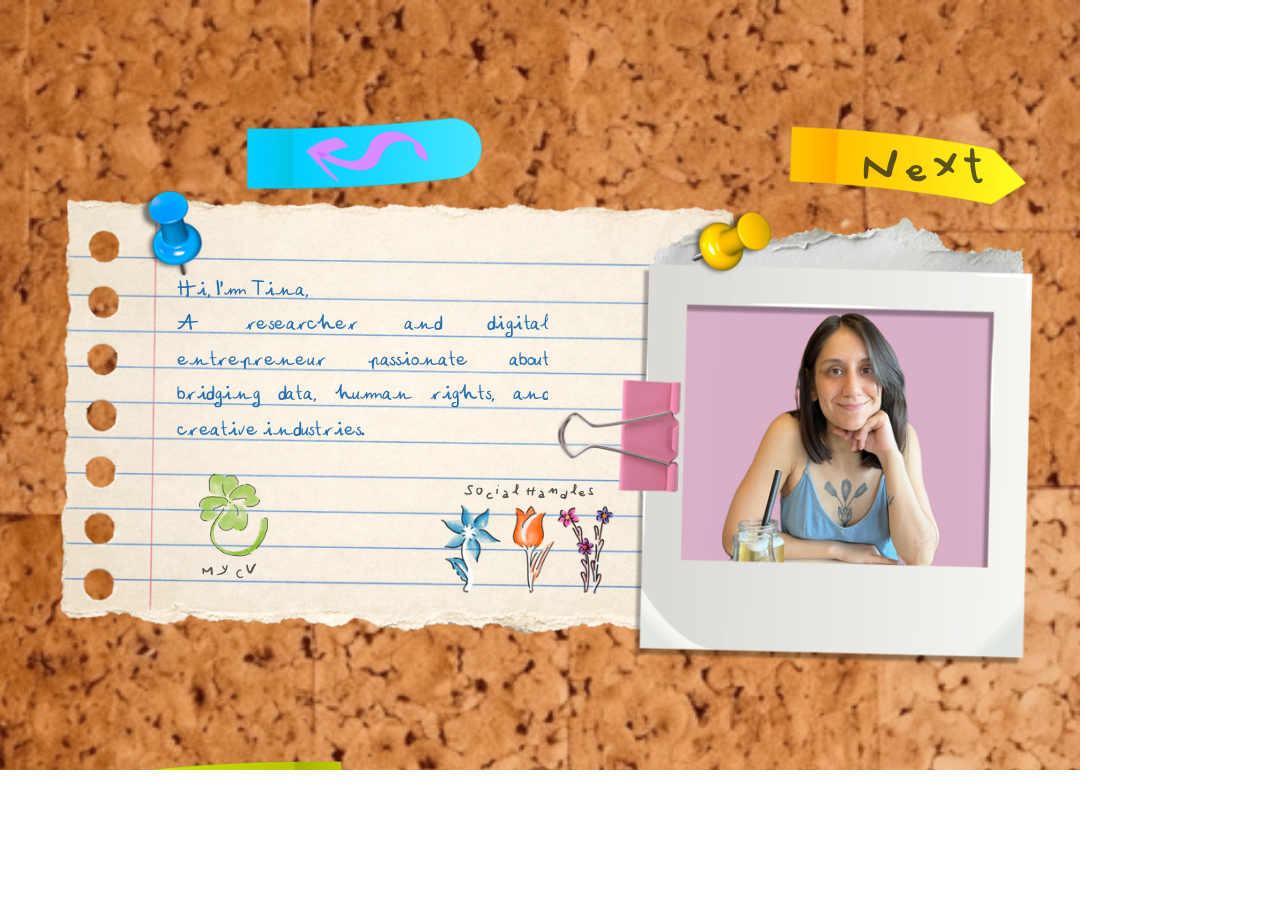
<file: index.html>
<!DOCTYPE html>
<html lang="en">
<head>
<meta charset="UTF-8">
<meta name="viewport" content="width=device-width, initial-scale=1.0">
<title>Corkboard navigation test</title>
<link rel="preload" href="fonts/BoldMoldHandwriting-Regular.ttf" as="font" type="font/ttf" crossorigin>
<link rel="preload" href="fonts/Handwriting2-Regular.ttf" as="font" type="font/ttf" crossorigin>
<link rel="preload" href="fonts/Handwriting2_extra-Regular.ttf" as="font" type="font/ttf" crossorigin>
<style>
  @font-face {
    font-family: 'BoldMoldHandwriting';
    src: url('fonts/BoldMoldHandwriting-Regular.ttf') format('truetype');
    font-weight: normal;
    font-style: normal;
    font-display: block;
  }

  @font-face {
    font-family: 'Handwriting2';
    src: url('fonts/Handwriting2-Regular.ttf') format('truetype');
    font-weight: normal;
    font-style: normal;
    font-display: block;
  }

  @font-face {
    font-family: 'Handwriting2Extra';
    src: url('fonts/Handwriting2_extra-Regular.ttf') format('truetype');
    font-weight: normal;
    font-style: normal;
    font-display: swap;
  }

  html, body {
    margin: 0;
    padding: 0;
    height: 100%;
    overflow: auto;
  }
a, .arrow-hit, .roll-hit, .paper-hit, .social-hit {
  -webkit-tap-highlight-color: transparent;
  outline: none;
}
  .viewport {
    width: 1080px;
    height: 770px;
    overflow: hidden;
    position: relative;
  }

  .board {
    width: 100%;
    height: 100%;
    background-image: url('images/corkboard.png');
    background-size: cover;
    background-position: center;
    background-repeat: no-repeat;
    position: relative;
    transform: scale(2);
    transform-origin: 0% 0%;
    transition: transform 0.5s cubic-bezier(0.34, 1.56, 0.64, 1);
  }

  .quad {
    position: absolute;
    width: 50%;
    height: 50%;
  }
  .quad[data-quad="1"] { top: 0;   left: 0; }
  .quad[data-quad="2"] { top: 0;   left: 50%; }
  .quad[data-quad="3"] { top: 50%; left: 50%; }
  .quad[data-quad="4"] { top: 50%; left: 0; }

  :root { --bottom-row-lift: 8%; }
  .quad[data-quad="3"], .quad[data-quad="4"] {
    top: calc(50% - var(--bottom-row-lift));
  }

  .quad img {
    position: absolute;
    inset: 0;
    width: 100%;
    height: 100%;
    object-fit: contain;
    pointer-events: none;
    transform: scale(0.92);
    transform-origin: center center;
  }

  .arrow-hit {
    position: absolute;
    cursor: pointer;
  }

  .arrow-hit .arrow-label {
    position: absolute;
    display: flex;
    align-items: center;
    justify-content: center;
    font-family: 'BoldMoldHandwriting', sans-serif;
    font-size: 35px;
    color: rgba(34, 34, 34, 0.75);
    pointer-events: none;
    user-select: none;
    text-align: center;
  }

  .arrow-hit .arrow-label.is-hidden-label {
    opacity: 0;
  }

  .photo-unit {
    position: absolute;
    inset: 0;
    pointer-events: none;
    transform-origin: 50% 8%;
  }
  .photo-unit img {
    pointer-events: none;
  }
  .photo-unit.is-swinging {
    animation: photo-swing 0.6s ease-in-out;
  }
  .photo-unit.has-fallen {
    animation: photo-fall 0.7s cubic-bezier(0.55, 0, 0.85, 0.4) forwards;
    pointer-events: none;
  }

  .paper-hit {
    position: absolute;
    pointer-events: auto;
    cursor: pointer;
  }
  .photo-unit.has-fallen .paper-hit {
    pointer-events: none;
  }
  #slide1PhotoUnit .paper-hit {
    left: 61.20%; top: 17.43%; width: 36.00%; height: 72.54%;
  }
  #slide3PaperUnit .paper-hit {
    left: 15.87%; top: 19.48%; width: 30.84%; height: 62.77%;
  }
  @keyframes photo-swing {
    0%   { transform: rotate(0deg); }
    25%  { transform: rotate(6deg); }
    50%  { transform: rotate(-5deg); }
    75%  { transform: rotate(3deg); }
    100% { transform: rotate(0deg); }
  }
  .fall-unit {
    position: absolute;
    inset: 0;
    pointer-events: none;
    transform-origin: 50% 8%;
  }
  .fall-unit.has-fallen {
    animation: photo-fall 0.7s cubic-bezier(0.55, 0, 0.85, 0.4) forwards;
  }
  @keyframes photo-fall {
    0%   { transform: translateY(0) rotate(0deg); opacity: 1; }
    100% { transform: translateY(140%) rotate(35deg); opacity: 0; }
  }

  .roll-unit {
    position: absolute;
    inset: 0;
    cursor: pointer;
    pointer-events: none;
    transform-origin: 50% 22%;
    transform: scaleY(1) skewX(0deg);
    transition: transform 0.5s cubic-bezier(0.65, 0, 0.35, 1);
  }
  .roll-unit img {
    pointer-events: none;
  }
  .roll-unit.is-peeled {
    transform: scaleY(0.18) skewX(-6deg);
  }
  .roll-unit.is-peeled {
    z-index: 10;
  }

  .roll-unit .roll-hit {
    position: absolute;
    left: 52%;
    top: 25%;
    width: 38%;
    height: 71%;
    pointer-events: auto;
  }

  .roll-unit .roll-hit.is-locked {
    pointer-events: none;
  }

  #slide3Yellow .roll-hit {
    left: 16%;
    top: 30%;
    width: 34%;
    height: 50%;
  }

  .sticky-label {
    position: absolute;
    display: flex;
    align-items: center;
    justify-content: center;
    text-align: center;
    pointer-events: none;
  }
  .sticky-label-text {
    display: inline-block;
    font-family: 'Handwriting2', 'Handwriting2Extra', cursive, sans-serif;
    font-size: 22px;
    letter-spacing: -3px;
    word-spacing: 4px;
    color: rgba(34, 34, 34, 0.75);
    opacity: 0.8;
    pointer-events: auto;
    cursor: pointer;
    text-decoration: none;
    user-select: none;
    line-height: 1.15;
    position: relative;
    z-index: 20;
  }

  .intro-text {
    position: absolute;
    left: 16.29919%; top: 35.8%; width: 34.532697%; height: 28%;
    font-family: 'Handwriting2', 'Handwriting2Extra', cursive, sans-serif;
    font-size: 13px;
    line-height: 1.35;
    letter-spacing: -1.1px;
    word-spacing: 1px;
    color: rgba(0, 91, 172, 0.85);
    text-align: justify;
    pointer-events: auto;
    user-select: none;
    overflow: hidden;
  }

  .arrow-hit[data-side="left"]  { top: 70%; left: 8%;  width: 18%; height: 14%; }
  .arrow-hit[data-side="right"] { top: 70%; right: 8%; width: 18%; height: 14%; }

  .quad[data-quad="1"] .arrow-hit[data-side="left"] {
    left: 23%; top: 14%; width: 21%; height: 9%;
  }
  .quad[data-quad="1"] .arrow-hit[data-side="right"] {
    left: 74%; top: 15%; width: 23%; height: 13%; right: auto;
  }
  .quad[data-quad="2"] .arrow-hit[data-side="left"] {
    left: 10%; top: 16%; width: 22%; height: 11%;
  }
  .quad[data-quad="2"] .arrow-hit[data-side="right"] {
    left: 82%; top: 53%; width: 6%; height: 40%; right: auto;
  }
  .quad[data-quad="3"] .arrow-hit[data-side="right"] {
    left: 60%; top: 14%; width: 22%; height: 13%; right: auto;
  }
  .quad[data-quad="3"] .arrow-hit[data-side="left"] {
    left: 8%; top: 14%; width: 24%; height: 11%;
  }
  .quad[data-quad="4"] .arrow-hit[data-side="left"] {
    left: 10%; top: 13%; width: 24%; height: 13%;
  }
  .quad[data-quad="4"] .arrow-hit[data-side="right"] {
    left: 67%; top: 13%; width: 24%; height: 12%; right: auto;
  }

  .quad[data-quad="2"] .arrow-hit[data-side="right"] .arrow-label {
    writing-mode: vertical-rl;
    transform: rotate(180deg);
  }

  /* Social link icons (slide 1): LinkedIn, Substack, Instagram, CV */
  .social-hit {
    position: absolute;
    display: block;
    cursor: pointer;
    z-index: 15;
  }

  #slide1PhotoUnit img,
  img[src*="slide1-binder"] {
    transform: scale(1.0) translateX(-4%);
  }

  /* Labels for social handles row and CV link */
  .social-caption {
    position: absolute;
    display: flex;
    align-items: center;
    justify-content: center;
    text-align: center;
    font-family: 'BoldMoldHandwriting', sans-serif;
    color: rgba(34, 34, 34, 0.75);
    pointer-events: none;
    user-select: none;
    z-index: 16;
  }

  #socialHandlesLabel {
    left: 38%;
    top: 60%;
    width: 22%;
    height: 8%;
    font-size: 12px;
  }

  #cvCaptionLabel {
    left: 14%;
    top: 70.9%;
    width: 14.5%;
    height: 7%;
    font-size: 12px;
  }

</style>
</head>
<body>

<div class="viewport">
  <div class="board" id="board">
    <div class="quad" data-quad="1">
      <img src="images/slide1-torn-paper-notebook.png" alt="">
 
      <div class="intro-text" id="introText">
        Hi, I'm Tina,<br>
        A researcher and digital entrepreneur passionate about bridging data, human rights, and creative industries.
        <div class="intro-move-handle" contenteditable="false"></div>
        <div class="intro-resize-handle" contenteditable="false"></div>
      </div>
      <img src="images/slide1-pin-blue.png" alt="">
      <img src="animations/slide1-anim1.png" alt="">
      <div class="photo-unit" id="slide1PhotoUnit">
        <img src="images/slide1-photo.png" alt="">
        <img src="images/slide1-torn-paper-photo.png" alt="">
        <img src="images/slide1-binder.png" alt="">
        <div class="paper-hit"></div>
      </div>
      <img src="images/slide1-pin-yellow.png" alt="">
      <img src="images/slide1-sticky-arrow-left.png" alt="">
      <img src="images/slide1-sticky-arrow-right.png" alt="">
      <div class="arrow-hit" data-side="left"><span class="arrow-label is-hidden-label" data-label="Quad1 Board" style="left:10%; top:15%; width:80%; height:70%;">Board</span></div>
      <div class="arrow-hit" data-side="right"><span class="arrow-label" data-label="Quad1 Next" style="left:10%; top:15%; width:80%; height:70%;">Next</span></div>

      <span class="social-caption" id="socialHandlesLabel">Social Handles</span>

      <img src="images/slide1-li-logo.png" alt="LinkedIn">
      <a class="social-hit" href="https://www.linkedin.com/in/valentina-melgar-berm%C3%BAdez?originalSubdomain=br" target="_blank" rel="noopener noreferrer" aria-label="LinkedIn" style="left:40.00%; top:61.18%; width:6.05%; height:15.91%;"></a>

      <img src="images/slide1-sub-logo.png" alt="Substack">
      <a class="social-hit" href="https://tinahmb.substack.com/" target="_blank" rel="noopener noreferrer" aria-label="Substack" style="left:47.20%; top:61.50%; width:4.27%; height:15.75%;"></a>

      <img src="images/slide1-ig-logo.png" alt="Instagram">
      <a class="social-hit" href="https://www.instagram.com/tinah.mb/" target="_blank" rel="noopener noreferrer" aria-label="Instagram" style="left:51.73%; top:61.50%; width:5.69%; height:15.91%;"></a>

      <img src="images/slide1-cv.png" alt="CV" style="position:absolute; left:15.69%; top:59.89%; width:11.02%; height:13.79%;">
      <a class="social-hit" href="https://drive.google.com/file/d/1kN-NmuKgEeXKem0xaboX-9_8GEhvymzv/view?pli=1" target="_blank" rel="noopener noreferrer" aria-label="CV" style="left:15.69%; top:59.89%; width:11.02%; height:13.79%;"></a>
      <span class="social-caption" id="cvCaptionLabel">My CV</span>
    </div>
    <div class="quad" data-quad="2">
      <img src="animations/slide2-anim2.png" alt="">
      <img src="images/slide2-tape.png" alt="">
      <img src="images/slide2-sticky-arrow-right.png" alt="">
      <img src="images/slide2-sticky-blue.png" alt="">
      <span class="sticky-label" data-label="Brazilian Citizen Labs" style="left:13.888889%; top:22.527705%; width:36%; height:60%;"><a class="sticky-label-text" href="projects/brazilian-citizen-labs.html">Brazilian Citizen Labs</a></span>
      <div class="arrow-hit" data-side="right"><span class="arrow-label" data-label="Quad2 Next" style="left:10%; top:15%; width:80%; height:70%;">Next</span></div>
      <div class="roll-unit" id="slide2PinkBack">
        <img src="images/slide2-sticky-pink-back.png" alt="">
        <div class="roll-hit"></div>
        <span class="sticky-label" data-label="Livro Povos Originarios" style="left:52.37037%; top:16.952507%; width:38%; height:71%;"><a class="sticky-label-text" href="projects/livro-povos-originarios.html" style="font-size: 18px; letter-spacing: -2px;">Livro:<br>Povos originários<br>do Brasil</a></span>
      </div>
<div class="roll-unit" id="slide2PinkFront">
  <img src="images/slide2-sticky-pink-front.png" alt="">
  <div class="roll-hit"></div>
  <span class="sticky-label" data-label="Book Participation" style="left:52.37037%; top:20%; width:36%; height:55%;"><span class="sticky-label-text" style="cursor: default;">Book Participation</span></span>
</div>
      <img src="images/slide2-sticky-arrow-left.png" alt="">
      <div class="arrow-hit" data-side="left"><span class="arrow-label" data-label="Quad2 Back" style="left:10%; top:15%; width:96.625016%; height:77.796102%;">Back</span></div>
    </div>
    <div class="quad" data-quad="3">
      <img src="images/slide3-torn-paper-anim4.png" alt="">
      <img src="images/slide3-tape.png" alt="">
      <div class="roll-unit" id="slide3Yellow">
        <img src="images/slide3-sticky-yellow.png" alt="">
        <div class="roll-hit is-locked"></div>
        <span class="sticky-label" data-label="Selected Rough Dialogues" style="left:15.444444%; top:34.551451%; width:34%; height:40%;"><a class="sticky-label-text" href="projects/selected-rough-dialogues.html">Selected Rough <br> Dialogues</a></span>
      </div>
      <div class="photo-unit" id="slide3PaperUnit">
        <img src="images/slide3-torn-paper-scribble.png" alt="">
        <div class="paper-hit"></div>
      </div>
      <div class="fall-unit" id="slide3ClipUnit">
        <img src="images/slide3-paperclip.png" alt="">
      </div>
      <img src="images/slide3-sticky-green.png" alt="">
      <span class="sticky-label" data-label="Electoral Observation Project" style="left:54.055556%; top:24.902375%; width:36%; height:60%;"><a class="sticky-label-text" href="projects/electoral-observation-project.html">Electoral Observation Project</a></span>
      <img src="images/slide3-sticky-arrow-left.png" alt="">
      <img src="images/slide3-sticky-arrow-right.png" alt="">
      <div class="arrow-hit" data-side="left"><span class="arrow-label" data-label="Quad3 Next" style="left:10%; top:15%; width:80%; height:70%;">Next</span></div>
      <div class="arrow-hit" data-side="right"><span class="arrow-label" data-label="Quad3 Back" style="left:10%; top:15%; width:80%; height:70%;">Back</span></div>
    </div>
    <div class="quad" data-quad="4">
      <img src="images/slide4-sticky-magenta.png" alt="">
      <span class="sticky-label" data-label="HR Index" style="left:9.944444%; top:27.124011%; width:36%; height:55%;"><a class="sticky-label-text" href="projects/hr-index.html">HR Index</a></span>
      <img src="images/slide4-sticky-purple.png" alt="">
      <span class="sticky-label" data-label="MYOOZ InC" style="left:54.287037%; top:27.585752%; width:36%; height:55%;"><a class="sticky-label-text" href="projects/myooz-inc.html">MYOOZ InC</a></span>
      <img src="images/slide4-sticky-arrow-left.png" alt="">
      <img src="images/slide4-sticky-arrow-right.png" alt="">
      <div class="arrow-hit" data-side="left"><span class="arrow-label is-hidden-label" data-label="Quad4 Board" style="left:10%; top:15%; width:80%; height:70%;">Board</span></div>
      <div class="arrow-hit" data-side="right"><span class="arrow-label" data-label="Quad4 Back" style="left:10%; top:15%; width:80%; height:70%;">Back</span></div>
    </div>
  </div>
</div>

<script>
  const liftPercent = parseFloat(
    getComputedStyle(document.documentElement).getPropertyValue('--bottom-row-lift')
  ) || 0;
  const bottomRowTop = 50 - liftPercent;
  const bottomRowOriginY = 2 * bottomRowTop;

  const ORIGIN = {
    1: '0% 0%',
    2: '100% 0%',
    3: `100% ${bottomRowOriginY}%`,
    4: `0% ${bottomRowOriginY}%`,
  };

  const ARROW_DESTINATION = {
    '1-left':  'board',
    '1-right': 2,
    '2-left':  1,
    '2-right': 3,
    '3-left':  4,
    '3-right': 2,
    '4-left':  'board',
    '4-right': 3,
  };

  const board = document.getElementById('board');
  let currentZoomState = 'quad'; 
  let lastActiveQuad = 1;

  function zoomTo(quadNumber) {
    currentZoomState = 'quad';
    lastActiveQuad = quadNumber;
    board.style.transformOrigin = ORIGIN[quadNumber];
    board.style.transform = 'scale(2)';
    history.replaceState(null, '', `#quad${quadNumber}`);
  }

  function zoomOut() {
    currentZoomState = 'board';
    board.style.transform = 'scale(1)';
    history.replaceState(null, '', '#board');
  }

  document.querySelectorAll('.arrow-hit').forEach(hit => {
    const quadNumber = parseInt(hit.closest('.quad').dataset.quad, 10);
    const side = hit.dataset.side;
    const key = `${quadNumber}-${side}`;
    const destination = ARROW_DESTINATION[key];

    hit.addEventListener('click', (e) => {
      e.stopPropagation();

      if (destination === 'board') {
        if (currentZoomState === 'board') {
          // If already in board view, zoom into the quad button clicked
          zoomTo(quadNumber);
        } else {
          // If in quad view, zoom out to full board
          lastActiveQuad = quadNumber;
          zoomOut();
        }
      } else {
        zoomTo(destination);
      }
    });
  });

  const photoUnit = document.getElementById('slide1PhotoUnit');
  const photoHit = photoUnit.querySelector('.paper-hit');
  let photoState = 0;
  photoHit.addEventListener('click', () => {
    if (photoState === 0) {
      photoState = 1;
      photoUnit.classList.add('is-swinging');
      photoUnit.addEventListener('animationend', () => {
        photoUnit.classList.remove('is-swinging');
      }, { once: true });
    } else if (photoState === 1) {
      photoState = 2;
      photoUnit.classList.add('has-fallen');
    }
  });

  const pinkFrontUnit = document.getElementById('slide2PinkFront');
  const pinkBackUnit = document.getElementById('slide2PinkBack');
  const pinkFrontHit = pinkFrontUnit.querySelector('.roll-hit');
  const pinkBackHit = pinkBackUnit.querySelector('.roll-hit');

  function updatePinkFrontLock() {
    pinkFrontHit.classList.toggle('is-locked', pinkBackUnit.classList.contains('is-peeled'));
  }

  pinkFrontHit.addEventListener('click', function () {
    pinkFrontUnit.classList.toggle('is-peeled');
  });
  pinkBackHit.addEventListener('click', function () {
    pinkBackUnit.classList.toggle('is-peeled');
    updatePinkFrontLock();
  });

  const paperUnit = document.getElementById('slide3PaperUnit');
  const paperHit = paperUnit.querySelector('.paper-hit');
  const clipUnit = document.getElementById('slide3ClipUnit');
  const yellowHit = document.querySelector('#slide3Yellow .roll-hit');
  let paperState = 0;
  paperHit.addEventListener('click', () => {
    if (paperState === 0) {
      paperState = 1;
      paperUnit.classList.add('is-swinging');
      paperUnit.addEventListener('animationend', () => {
        paperUnit.classList.remove('is-swinging');
      }, { once: true });
    } else if (paperState === 1) {
      paperState = 2;
      paperUnit.classList.add('has-fallen');
      clipUnit.classList.add('has-fallen');
      yellowHit.classList.remove('is-locked');
    }
  });
  yellowHit.addEventListener('click', function () {
    document.getElementById('slide3Yellow').classList.toggle('is-peeled');
  });

  // Handle URL Hash positioning
  const rawHash = window.location.hash.toLowerCase();
  board.style.transition = 'none';

  if (rawHash === '#board') {
    zoomOut();
  } else {
    const quadMatch = rawHash.match(/#quad([1-4])/);
    const targetQuad = quadMatch ? parseInt(quadMatch[1], 10) : 1;
    zoomTo(targetQuad);
  }

  // Force reflow and re-enable smooth transitions
  board.offsetHeight;
  board.style.transition = 'transform 0.5s cubic-bezier(0.34, 1.56, 0.64, 1)';

</script>

</body>
</html>
</file>
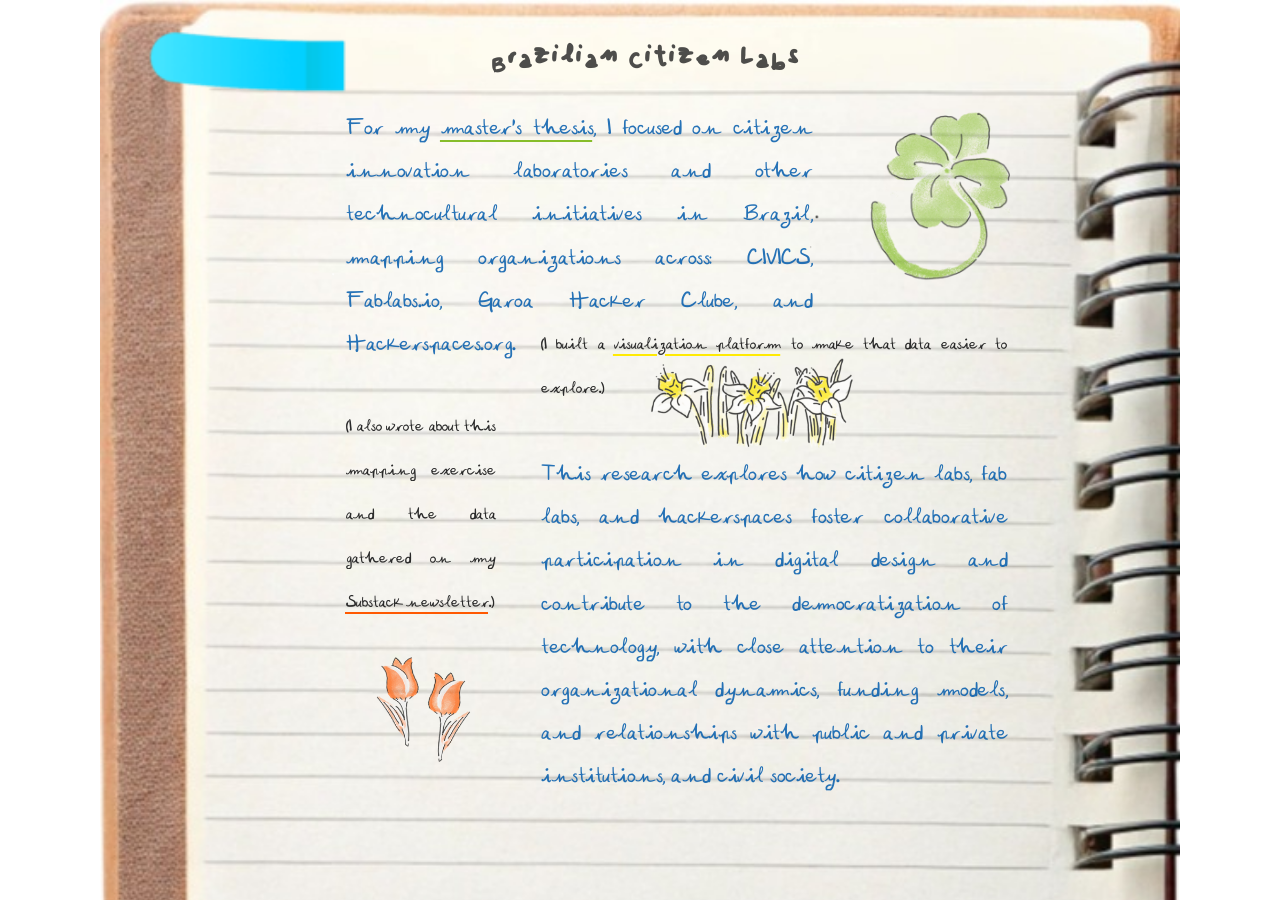
<file: projects/brazilian-citizen-labs.html>
<!DOCTYPE html>
<html lang="en">
<head>
  <meta charset="UTF-8">
  <meta name="viewport" content="width=device-width, initial-scale=1.0">
  <title>Brazilian Citizen Labs</title>
  <link rel="stylesheet" href="style.css">
  <style>
    html, body {
      margin: 0;
      padding: 0;
      width: 100%;
      min-height: auto;
      overflow: auto;
    }
    .canvas {
      position: relative;
      width: 1080px;
      height: 830px;
      margin: 0 auto;
      overflow: hidden;
    }
    .page {
      position: relative;
      min-height: 850px;
    }
    .back-flag {
      position: absolute;
      top: 0;
      left: 0;
      width: 1080px;
      height: 169.4px;
      overflow: hidden;
      z-index: 10;
    }
    .back-flag img {
      width: 1080px;
      height: auto;
    }
    .back-flag a {
      position: absolute;
      left: 35.8px;
      top: 22.75px;
      width: 138.5px;
      height: 41.9px;
    }
    #titleEl {
      position: absolute;
      left: 200px;
      top: 34.5px;
      width: 365.765625px;
      font-size: 40px;
      margin: 0;
      opacity: 0.8;
    }
    #bubble1 {
      position: absolute;
      left: 55px;
      top: 108px;
      width: 466px;
      text-align: justify;
      font-size: 27px;
      letter-spacing: -2.5px;
      color: rgba(0, 91, 172, 0.85);
    }
    #bubble2 {
      position: absolute;
      left: 250px;
      top: 454px;
      width: 466px;
      text-align: justify;
      font-size: 27px;
      letter-spacing: -2.5px;
      word-spacing: 2px;
      color: rgba(0, 91, 172, 0.85);
    }
    #bubble3 {
      position: absolute;
      left: 55px;
      top: 406px;
      width: 150px;
      text-align: justify;
      font-size: 20px;
      letter-spacing: -2px;
      line-height: 2.2;
    }
    #bubble4 {
      position: absolute;
      left: 250px;
      top: 324px;
      width: 466px;
      text-align: justify;
      font-size: 20px;
      word-spacing: 2px;
      letter-spacing: -2px;
      line-height: 2.2;
    }
    .link-button {
      position: absolute;
      display: block;
      cursor: pointer;
      overflow: hidden;
    }
    .link-button img {
      position: absolute;
      display: block;
      max-width: none;
    }

#linkSubstack {
  left: 67px;           /* Position on notebook */
  top: 647px;           /* Vertical alignment */
  width: 132px;        /* Widened container so right tulip isn't cropped */
  height: 118px;       /* Taller frame */
  overflow: hidden;
}
#linkSubstack img {
  position: absolute;
  max-width: none;
  width: 1355px;       /* Scaled sprite sheet */
  height: auto;
  left: -330px;        /* Shifted left to reveal BOTH tulips */
  top: -480px;         
  opacity: 75%;
}

#linkThesis {
  left: 518px;
  top: 110px;
  width: 220px;
  height: 171px;
}
#linkThesis img {
  width: 1157px;
  height: auto;
  left: -757px;
  top: -151px;
  opacity: 75%;
}

#linkPlatform {
  position: absolute;
  left: 40px;
  top: 200px;
  width: 524px;
  height: 254px;
  overflow: hidden;
  pointer-events: none;
}
#linkPlatform img {
  position: absolute;
  display: block;
  max-width: none;
  width: 873px;
  height: auto;
  left: -122px;
  top: -123px;
  opacity: 75%;
}
#linkPlatform .platform-hit {
  position: absolute;
  display: block;
  cursor: pointer;
  pointer-events: auto;
  left: 320.4px;
  top: 157.6px;
  width: 202.4px;
  height: 92.6px;
}
    
    .hl-thesis {
      text-decoration: underline;
      text-decoration-color: rgb(135, 189, 42);
      text-decoration-thickness: 2px;
      text-underline-offset: 3px;
    }
    .hl-substack {
      text-decoration: underline;
      text-decoration-color: rgb(255, 89, 0);
      text-decoration-thickness: 2px;
      text-underline-offset: 3px;
    }
    .hl-platform {
      text-decoration: underline;
      text-decoration-color: rgb(255, 234, 4);
      text-decoration-thickness: 2px;
      text-underline-offset: 3px;
    }
  </style>
</head>
<body>
  <div class="canvas">
    <div class="back-flag">
      <img src="../images/flag-brazilian-citizen-labs.png" alt="">
      <a href="../index.html#quad2" aria-label="Back to board"></a>
    </div>
    <div class="page" id="pageContainer">
      <h1 class="project-title" id="titleEl">Brazilian Citizen Labs</h1>
      <div class="project-body" id="projectBody">
        <div class="body-bubble" id="bubble1">For my <span class="hl-thesis">master's thesis</span>, I focused on citizen innovation laboratories and other technocultural initiatives in Brazil, mapping organizations across: CIVICS, Fablabs.io, Garoa Hacker Clube, and Hackerspaces.org.</div>
        <div class="body-bubble" id="bubble2">This research explores how citizen labs, fab labs, and hackerspaces foster collaborative participation in digital design and contribute to the democratization of technology, with close attention to their organizational dynamics, funding models, and relationships with public and private institutions, and civil society.</div>
        <div class="body-bubble" id="bubble3">(I also wrote about this mapping exercise and the data gathered on my <span class="hl-substack">Substack newsletter</span>.)</div>
        <div class="body-bubble" id="bubble4">(I built a <span class="hl-platform">visualization platform</span> to make that data easier to explore.)</div>
      </div>
      <a class="link-button" id="linkSubstack" href="https://tinahmb.substack.com/p/citizen-technology-innovation-laboratories?r=5b3vel" target="_blank" rel="noopener noreferrer" aria-label="Read on Substack">
        <img src="../images/page1-sub-logo.PNG" alt="Substack article">
      </a>
      <a class="link-button" id="linkThesis" href="https://drive.google.com/file/u/0/d/1XaMD08p6vzy4FUFhi-qIKKLY2gouoTua/view?pli=1" target="_blank" rel="noopener noreferrer" aria-label="Read full thesis">
        <img src="../images/page1-document1.PNG" alt="Full thesis document">
      </a>
      <div id="linkPlatform">
        <img src="../images/page1-platform.PNG" alt="">
        <a class="platform-hit" href="https://v203034.github.io/brazilian-labs/index.html" target="_blank" rel="noopener noreferrer" aria-label="Open visualization platform"></a>
      </div>
      <div class="project-links">
      </div>
    </div>
  </div>
  <script>
    const spiralLeftPages = [
      'livro-povos-originarios.html',
      'book-participation.html',
      'electoral-observation-project.html',
      'myooz-inc.html'
    ];
    const currentPage = window.location.pathname.split('/').pop();
    if (spiralLeftPages.includes(currentPage)) {
      document.body.classList.add('spiral-left');
    } else {
      document.body.classList.add('spiral-right');
    }
  </script>
</body>
</html>
</file>
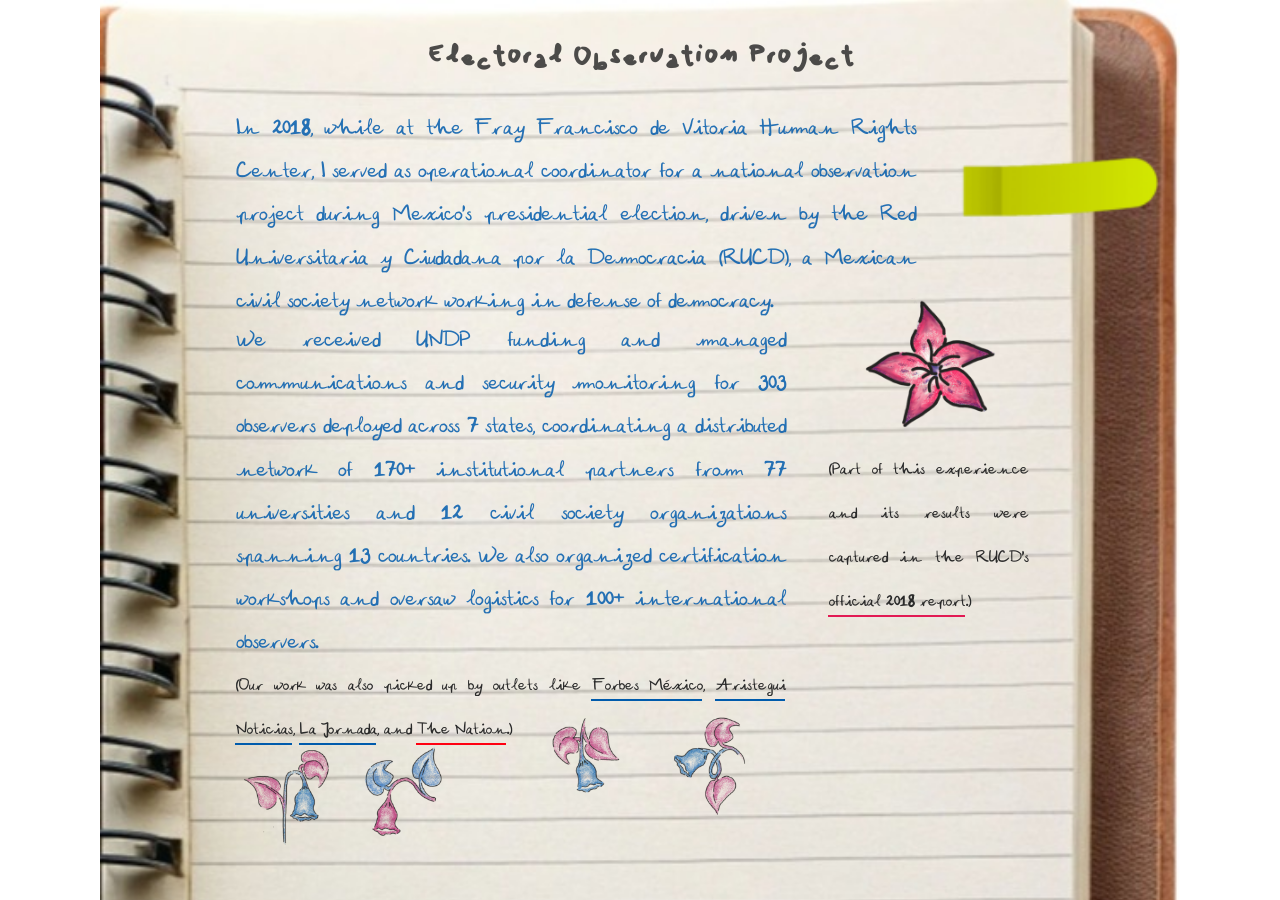
<file: projects/electoral-observation-project.html>
<!DOCTYPE html>
<html lang="en">
<head>
  <meta charset="UTF-8">
  <meta name="viewport" content="width=device-width, initial-scale=1.0">
  <title>Electoral Observation Project</title>
  <link rel="stylesheet" href="style.css">
  <style>
    html, body {
      margin: 0;
      padding: 0;
      width: 100%;
      min-height: auto;
      overflow: auto;
    }
    .canvas {
      position: relative;
      width: 1080px;
      height: 900px;
      margin: 0 auto;
      overflow: hidden;
    }
    .page {
      position: relative;
      min-height: 850px;
    }
    .back-flag {
      position: absolute;
      top: 0;
      left: 0;
      width: 1080px;
      height: 237.6px;
      overflow: hidden;
      z-index: 10;
    }
    .back-flag img {
      width: 1080px;
      height: auto;
    }
    .back-flag a {
      position: absolute;
      top: 180.0px;
      left: 865.7px;
      width: 180.0px;
      height: 27.8px;
    }
    .project-title {
      position: absolute;
      top: 34.5px;
      left: 50%;
      transform: translateX(-50%);
      width: max-content;
      white-space: nowrap;
      font-size: 40px;
      margin: 0;
      text-align: center;
      opacity: 0.8;
    }
    #bubble1 {
      position: absolute;
      left: -55px;
      top: 108px;
      width: 680px;
      font-size: 27px;
      text-align: justify;
      letter-spacing: -3px;
      word-spacing: 3px;
      color: rgba(0, 91, 172, 0.85);
    }
    #bubble2 {
      position: absolute;
      left: -55px;
      top: 320px;
      width: 550px;
      font-size: 27px;
      text-align: justify;
      letter-spacing: -3px;
      word-spacing: 3px;
      color: rgba(0, 91, 172, 0.85);
    }
    #bubble3 {
      position: absolute;
      left: 538px;
      top: 449px;
      width: 200px;
      font-size: 20px;
      text-align: justify;
      letter-spacing: -2px;
      word-spacing: 2px;
      line-height: 2.2;    
    }
    #bubble4 {
      position: absolute;
      left: -55px;
      top: 665px;
      width: 550px;
      font-size: 20px;
      text-align: justify;
      letter-spacing: -2px;
      word-spacing: 2px;
      line-height: 2.2;
    }

    .link-button {
      position: absolute;
      display: block;
      cursor: pointer;
      overflow: hidden;
    }
    .link-button img {
      position: absolute;
      display: block;
      max-width: none;
    }
    #linkReport {
      top: 298px;
      left: 567px;
      width: 139px;
      height: 137px;
    }
  #linkReport img {
  position: absolute;
  display: block;
  max-width: none;
  width: 1136px;
  height: auto;
  left: -790px;
  top: -600px;
  opacity: 85%;
}
    #linkForbes {
      top: 715px; 
      left: 262px;
      width: 76px; 
      height: 86px;
    }
    #linkForbes img {
  position: absolute;
  display: block;
  max-width: none;
  width: 800px;
  height: auto;
  left: -320px;
  top: -520px;
  opacity: 85%;
}
    #linkNation {
      top: 747px;
      left: 74px;
      width: 88px;
      height: 93px;
    }
#linkNation img {
  position: absolute;
  display: block;
  max-width: none;
  width: 800px;
  height: auto;
  left: -185px;
  top: -532px;
  opacity: 85%;
}
    #linkAristegui {
      top: 716px;
      left: 375px;  
      width: 91px;
      height: 104px;
    }
  #linkAristegui img {
  position: absolute;
  display: block;
  max-width: none;
  width: 800px;
  height: auto;
  left: -410px;
  top: -510px;
  opacity: 85%;
}

 #linkJornada {
      top: 750px;
      left: -48px;
      width: 94px;
      height: 95px;
    }
  #linkJornada img {
  position: absolute;
  display: block;
  max-width: none;
  width: 800px;
  height: auto;
  left: -70px;
  top: -532px;
  opacity: 85%;
}
    .hl-report {
      text-decoration: none;
      border-bottom: 2px solid rgb(226, 26, 84);
      padding-bottom: 3px;
    }
    .hl-forbes {
      text-decoration: none;
      border-bottom: 2px solid rgb(0, 91, 172);
      padding-bottom: 3px;
    }
    .hl-national {
      text-decoration: none;
      border-bottom: 2px solid rgb(255, 0, 17);
      padding-bottom: 3px;
    }
  </style>
</head>
<body>
  <div class="canvas">
    <div class="back-flag">
      <img src="../images/flag-electoral-observation-project.png" alt="">
      <a href="../index.html#quad3" aria-label="Back to board"></a>
    </div>
    <div class="page">
      <h1 class="project-title">Electoral Observation Project</h1>
      <div class="project-body">
        <div class="body-bubble" id="bubble1">In 2018, while at the Fray Francisco de Vitoria Human Rights Center, I served as operational coordinator for a national observation project during Mexico's presidential election, driven by the Red Universitaria y Ciudadana por la Democracia (RUCD), a Mexican civil society network working in defense of democracy.
        </div>
        <div class="body-bubble" id="bubble2">We received UNDP funding and managed communications and security monitoring for 303 observers deployed across 7 states, coordinating a distributed network of 170+ institutional partners from 77 universities and 12 civil society organizations spanning 13 countries. We also organized certification workshops and oversaw logistics for 100+ international observers.
        </div>
        <div class="body-bubble" id="bubble3">(Part of this experience and its results were captured in the RUCD's <span class="hl-report">official 2018 report</span>.)
        </div>
        <div class="body-bubble" id="bubble4">(Our work was also picked up by outlets like <span class="hl-forbes">Forbes México</span>, <span class="hl-forbes">Aristegui Noticias</span>, <span class="hl-forbes">La Jornada</span>, and <span class="hl-national">The Nation</span>.)
        </div>
      </div>

      <a class="link-button" id="linkReport" href="https://repositoriodocumental.ine.mx/xmlui/bitstream/handle/123456789/175199/Informe.RUCD.PDF" target="_blank" rel="noopener noreferrer" aria-label="Read the RUCD 2018 report">
        <img src="../images/page3-report.PNG" alt="RUCD 2018 report">
      </a>
      <a class="link-button" id="linkForbes" href="https://forbes.com.mx/tag/rucd/" target="_blank" rel="noopener noreferrer" aria-label="Read coverage on Forbes México">
        <img src="../images/page3-forbes.PNG" alt="Forbes México coverage">
      </a>
      <a class="link-button" id="linkAristegui" href="https://aristeguinoticias.com/2003/mexico/la-rucd-busca-que-se-respete-la-voluntad-popular-en-las-elecciones-2018-john-ackerman/" target="_blank" rel="noopener noreferrer" aria-label="Read coverage on Aristegui Noticias">
        <img src="../images/page3-aristegui.PNG" alt="Aristegui Noticias coverage">
      </a>
      <a class="link-button" id="linkJornada" href="https://www.jornada.com.mx/2018/05/17/politica/006n1pol" target="_blank" rel="noopener noreferrer" aria-label="Read coverage on La Jornada">
        <img src="../images/page3-jornada.PNG" alt="La Jornada coverage">
      </a>
      <a class="link-button" id="linkNation" href="https://www.thenation.com/article/archive/heroes-story-notes-mexican-election/" target="_blank" rel="noopener noreferrer" aria-label="Read coverage on The Nation">
        <img src="../images/page3-national.PNG" alt="The Nation coverage">
      </a>

      <div class="project-links">
        <!-- <a href="#">Further reading link</a> -->
      </div>
    </div>
  </div>

  <script>
    const spiralLeftPages = [
      'livro-povos-originarios.html',
      'book-participation.html',
      'electoral-observation-project.html',
      'myooz-inc.html'
    ];
    const currentPage = window.location.pathname.split('/').pop();
    if (spiralLeftPages.includes(currentPage)) {
      document.body.classList.add('spiral-left');
    } else {
      document.body.classList.add('spiral-right');
    }
  </script>
</body>
</html>
</file>
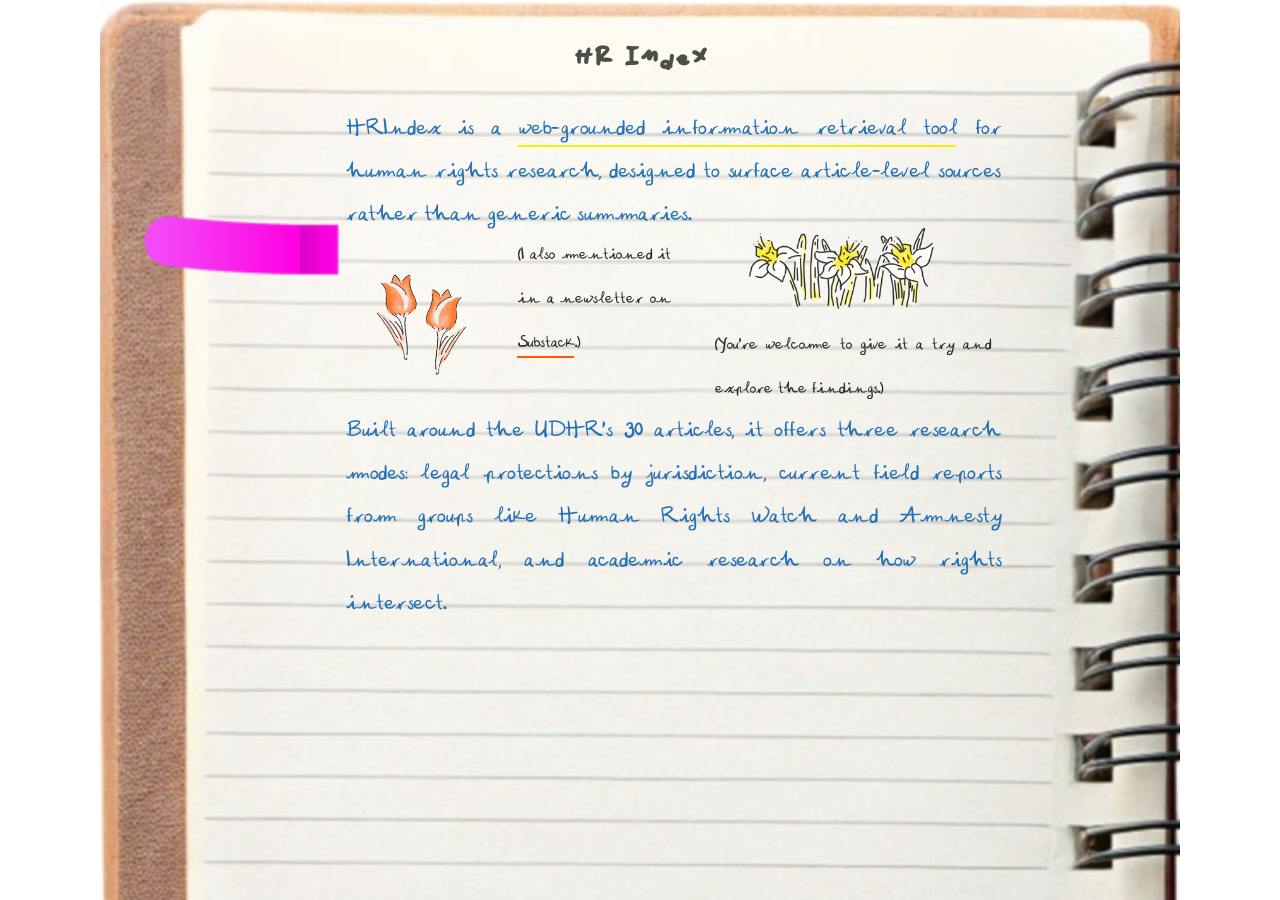
<file: projects/hr-index.html>
<!DOCTYPE html>
<html lang="en">
<head>
  <meta charset="UTF-8">
  <meta name="viewport" content="width=device-width, initial-scale=1.0">
  <title>HR Index</title>
  <link rel="stylesheet" href="style.css">
  <style>
    html, body {
      margin: 0;
      padding: 0;
      width: 100%;
      min-height: auto;
      overflow: auto;
    }
    .canvas {
      position: relative;
      width: 1080px;
      height: 650px;
      margin: 0 auto;
      overflow: hidden;
    }
    .page {
      position: relative;
      min-height: 480px;
    }
    .back-flag {
      position: absolute;
      top: 0;
      left: 0;
      width: 1080px;
      height: 453.6px;
      overflow: hidden;
      z-index: 10;
    }
    .back-flag img {
      width: 1080px;
      height: auto;
    }
    .back-flag a {
      position: absolute;
      top: 220.27px;
      left: 44.17px;
      width: 194.18px;
      height: 45.36px;
    }
    .project-title {
      position: absolute;
      top: 34.5px;
      left: 50%;
      transform: translateX(-50%);
      width: max-content;
      white-space: nowrap;
      font-size: 40px;
      margin: 0;
      text-align: center;
      opacity: 80%;
    }
    #bubble1 {
      position: absolute;
      top: 108px; 
      left: 55px;
      width: 655px ;
      font-size: 27px;
      text-align: justify;
      letter-spacing: -2.5px;
      word-spacing: 2px;
      color: rgba(0, 91, 172, 0.85);
    }
    #bubble2 {
      position: absolute;
      top: 234px;
      left: 227px;  
      width: 153px;
      font-size: 20px;
      text-align: justify;
      letter-spacing: -2px;
      word-spacing: 1px;
      line-height: 2.2;
    }
    #bubble3 {
      position: absolute;
      top: 324px;  
      left: 424px;
      font-size: 20px;
      text-align: justify;
      letter-spacing: -2px;
      word-spacing: 2px;
      line-height: 2.2;
    }
     #bubble4 {
      position: absolute;
      top: 410px ; 
      left: 55px;
      width: 655px ;
      font-size: 27px;
      text-align: justify;
      letter-spacing: -2.5px;
      word-spacing: 2px;
      color: rgba(0, 91, 172, 0.85);
    }
    .link-button {
      position: absolute;
      display: block;
      cursor: pointer;
      overflow: hidden;
    }
    .link-button img {
      position: absolute;
      display: block;
      max-width: none;
    }
    #linkTool {
      top: 220px;
      left: 433px;
      width: 228px;
      height: 107px;
    }
    #linkTool img {
      width: 800px;
      height: auto;
      left: -380px;
      top: -250px;
      opacity: 85%;
    }
    #linkSubstack {    
      top: 254px;
      left: 61px;
      width: 135px;
      height: 131px;
    }
    #linkSubstack img {
      width: 1300px;
      height: auto;
      left: -310px;
      top: -450px;
      opacity: 85%;
    }

    .hl-tool {
      text-decoration: none;
      border-bottom: 2px solid rgb(255, 234, 4);
      padding-bottom: 3px;
    }
    .hl-substack {
      text-decoration: none;
      border-bottom: 2px solid rgb(255, 89, 0);
      padding-bottom: 3px;
    }
  </style>
</head>
<body>
  <div class="canvas">
    <div class="back-flag">
      <img src="../images/flag-hr-index.png" alt="">
      <a href="../index.html#quad4" aria-label="Back to board"></a>
    </div>
    <div class="page">
      <h1 class="project-title">HR Index</h1>
      <div class="project-body">
        <div class="body-bubble draggable" id="bubble1">HRIndex is a <span class="hl-tool">web-grounded information retrieval tool</span> for human rights research, designed to surface article-level sources rather than generic summaries.
          <div class="resize-handle"></div>
        </div>
        <div class="body-bubble draggable" id="bubble2">(I also mentioned it in a newsletter on <span class="hl-substack">Substack</span>.)
          <div class="resize-handle"></div>
        </div>
        <div class="body-bubble draggable" id="bubble3">(You’re welcome to give it a try and explore the findings.)
          <div class="resize-handle"></div>
        </div>
              <div class="body-bubble draggable" id="bubble4">Built around the UDHR's 30 articles, it offers three research modes: legal protections by jurisdiction, current field reports from groups like Human Rights Watch and Amnesty International, and academic research on how rights intersect.
          <div class="resize-handle"></div>
        </div>
      </div>

      <a class="link-button draggable" id="linkTool" href="https://hrindex.vercel.app/" target="_blank" rel="noopener noreferrer" aria-label="Open HRIndex tool">
        <img src="../images/page1-platform.PNG" alt="HRIndex tool">
        <div class="resize-handle"></div>
      </a>
      <a class="link-button draggable" id="linkSubstack" href="https://tinahmb.substack.com/p/access-beyond-use-technology-markets?r=5b3vel" target="_blank" rel="noopener noreferrer" aria-label="Read on Substack">
        <img src="../images/page1-sub-logo.PNG" alt="Substack article">
        <div class="resize-handle"></div>
      </a>
      <div class="project-links">
        <!-- <a href="#">Further reading link</a> -->
      </div>
    </div>
  </div>

  <script>
    const spiralLeftPages = [
      'livro-povos-originarios.html',
      'book-participation.html',
      'electoral-observation-project.html',
      'myooz-inc.html'
    ];
    const currentPage = window.location.pathname.split('/').pop();
    if (spiralLeftPages.includes(currentPage)) {
      document.body.classList.add('spiral-left');
    } else {
      document.body.classList.add('spiral-right');
    }
  </script>
</body>
</html>
</file>
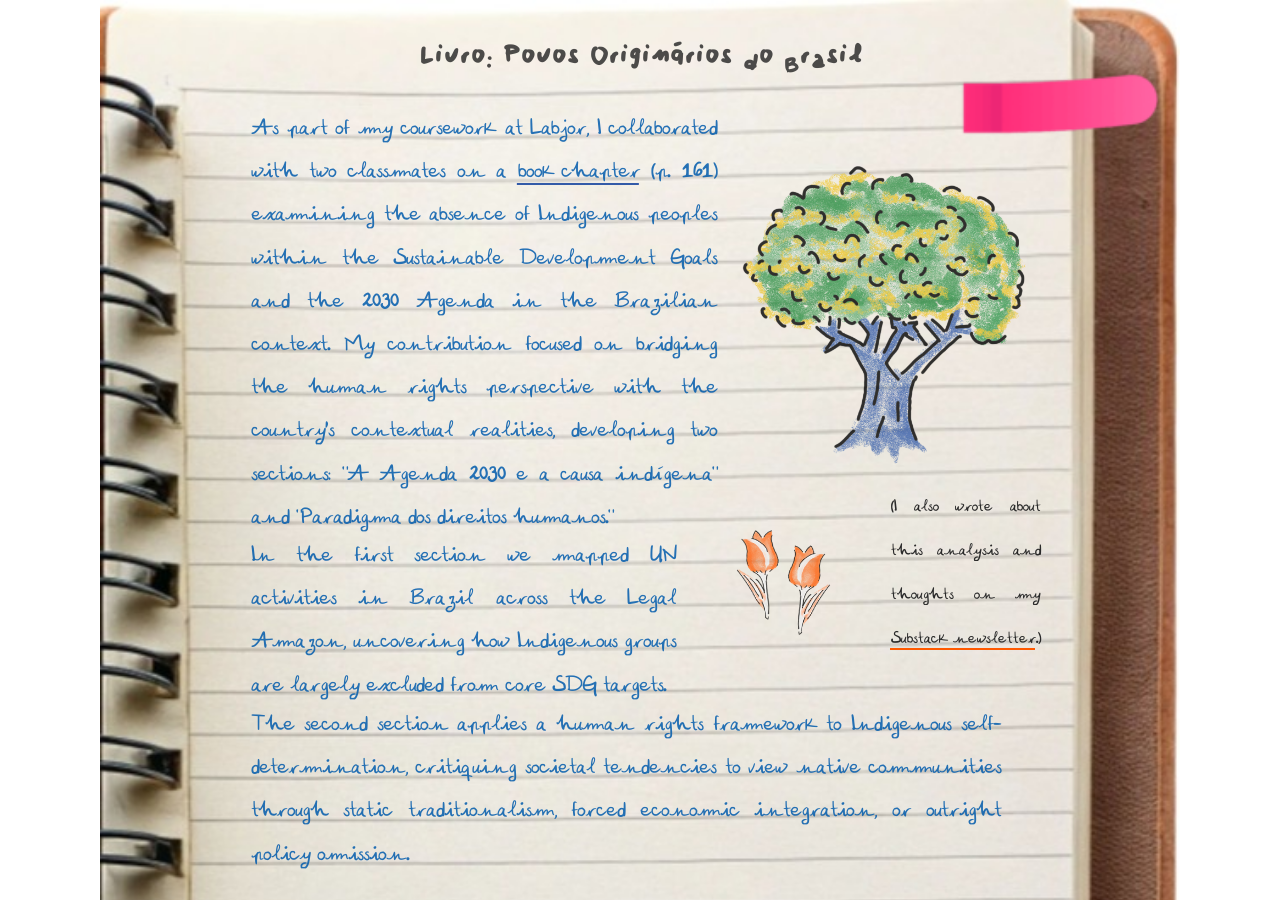
<file: projects/livro-povos-originarios.html>
<!DOCTYPE html>
<html lang="en">
<head>
  <meta charset="UTF-8">
  <meta name="viewport" content="width=device-width, initial-scale=1.0">
  <title>Livro: Povos Originários do Brasil</title>
  <link rel="stylesheet" href="style.css">
  <style>
    html, body {
      margin: 0;
      padding: 0;
      width: 100%;
      min-height: auto;
      overflow: auto;
    }
    .canvas {
      position: relative;
      width: 1080px;
      height: 900px;
      margin: 0 auto;
      overflow: hidden;
    }
    .page {
      position: relative;
      min-height: 850px;
    }
    .back-flag {
      position: absolute;
      top: 0;
      left: 0;
      width: 1080px;
      height: 453.6px;
      overflow: hidden;
      z-index: 10;
    }
    .back-flag img {
      width: 1080px;
      height: auto;
    }
    .back-flag a {
      position: absolute;
      top: 85.05px;
      left: 865.7px;
      width: 180px;
      height: 44px;
    }
    #titleEl {
      position: absolute;
      top: 34.5px;
      left: 50%;
      transform: translateX(-50%);
      width: max-content;
      white-space: nowrap;
      font-size: 40px;
      margin: 0;
      text-align: center;
      opacity: 80%;
    }
    #bubble1 {
      position: absolute;
      left: -40px;
      top: 108px;
      width: 466px;
      font-size: 27px;
      text-align: justify;
      letter-spacing: -3px;
      word-spacing: 3px;
      color: rgba(0, 91, 172, 0.85);    
    }

    #bubble2 {
      position: absolute;
      left: -40px;
      top: 535px;
      width: 425px;
      font-size: 27px;
      text-align: justify;
      letter-spacing: -3px;
      word-spacing: 3px;
      color: rgba(0, 91, 172, 0.85);
    }
    #bubble3 {
      position: absolute;
      left: 600px;
      top: 486px;
      width: 150px;
      text-align: justify;
      font-size: 20px;
      letter-spacing: -2px;
      word-spacing: 2px;
      line-height: 2.2;
    }
      #bubble4 {
      position: absolute;
      left: -40px;
      top: 704px;
      width: 750px;
      text-align: justify;
      font-size: 27px;
      text-align: justify;
      letter-spacing: -3px;
      word-spacing: 3px;
      color: rgba(0, 91, 172, 0.85);    
    }
    .link-button {
      position: absolute;
      display: block;
      cursor: pointer;
      overflow: hidden;
    }
    .link-button img {
      position: absolute;
      display: block;
      max-width: none;
    }
    #linkSubstack {
      top: 490px; 
      left: 397px;  
      width: 164px;
      height: 154px;
      overflow: hidden;
    }
    #linkSubstack img {
      position: absolute;
      max-width: none;
      width: 1355px;
      height: auto;
      left: -300px;
      top: -450px;
      opacity: 80%;
    }
    .hl-substack {
      text-decoration: underline;
      text-decoration-color: rgb(255, 89, 0);
      text-decoration-thickness: 2px;
      text-underline-offset: 3px;
    }
    .hl-blue {
      display: inline-block;
      text-decoration: underline;
      text-decoration-color: rgb(51, 91, 168);
      text-decoration-thickness: 2px;
      text-underline-offset: 3px;
    }

    #linkDocument2 {
      left: 441px;    
      top: 139px;    
      width: 324px;
      height: 350px;
      overflow: hidden;
    }
    #linkDocument2 img {
      position: absolute;
      max-width: none;
      width: 1393px;
      height: auto;
      left: -980px;
      top: -60px;
      opacity: 80%;
    }
  </style>
</head>
<body>
  <div class="canvas">
    <div class="back-flag">
      <img src="../images/flag-book-participation.png" alt="">
      <a href="../index.html#quad2" aria-label="Back to board"></a>
    </div>
    <div class="page" id="pageContainer">
      <h1 class="project-title" id="titleEl">Livro: Povos Originários do Brasil</h1>
      <div class="project-body" id="projectBody">
        <div class="body-bubble" id="bubble1">As part of my coursework at Labjor, I collaborated with two classmates on a <span class="hl-blue">book chapter</span> (p. 161) examining the absence of Indigenous peoples within the Sustainable Development Goals and the 2030 Agenda in the Brazilian context. My contribution focused on bridging the human rights perspective with the country's contextual realities, developing two sections: "A Agenda 2030 e a causa indígena" and "Paradigma dos direitos humanos."</div>
        <div class="body-bubble" id="bubble2">In the first section we mapped UN activities in Brazil across the Legal Amazon, uncovering how Indigenous groups are largely excluded from core SDG targets.</div>
        <div class="body-bubble" id="bubble3">(I also wrote about this analysis and thoughts on my <span class="hl-substack">Substack newsletter</span>.)</div>
        <div class="body-bubble" id="bubble4">The second section applies a human rights framework to Indigenous self-determination, critiquing societal tendencies to view native communities through static traditionalism, forced economic integration, or outright policy omission.</div>
      </div>
      <a class="link-button" id="linkSubstack" href="https://tinahmb.substack.com/p/indigenous-voices-in-global-agendas" target="_blank" rel="noopener noreferrer" aria-label="Read on Substack">
        <img src="../images/page1-sub-logo.PNG" alt="Substack article">
      </a>
      <a class="link-button" id="linkDocument2" href="https://www.labjor.unicamp.br/wp-content/uploads/2024/07/POVOS-ORIGINARIOS-DO-BRASIL-25-03-1.pdf" target="_blank" rel="noopener noreferrer" aria-label="Read the full chapter PDF">
        <img src="../images/page2-document2.PNG" alt="Book chapter PDF">
      </a>
      <div class="project-links">
        <!-- <a href="#">Further reading link</a> -->
      </div>
    </div>
  </div>

  <script>
    const spiralLeftPages = [
      'livro-povos-originarios.html',
      'electoral-observation-project.html',
      'myooz-inc.html'
    ];
    const currentPage = window.location.pathname.split('/').pop();
    if (spiralLeftPages.includes(currentPage)) {
      document.body.classList.add('spiral-left');
    } else {
      document.body.classList.add('spiral-right');
    }
  </script>
</body>
</html>
</file>
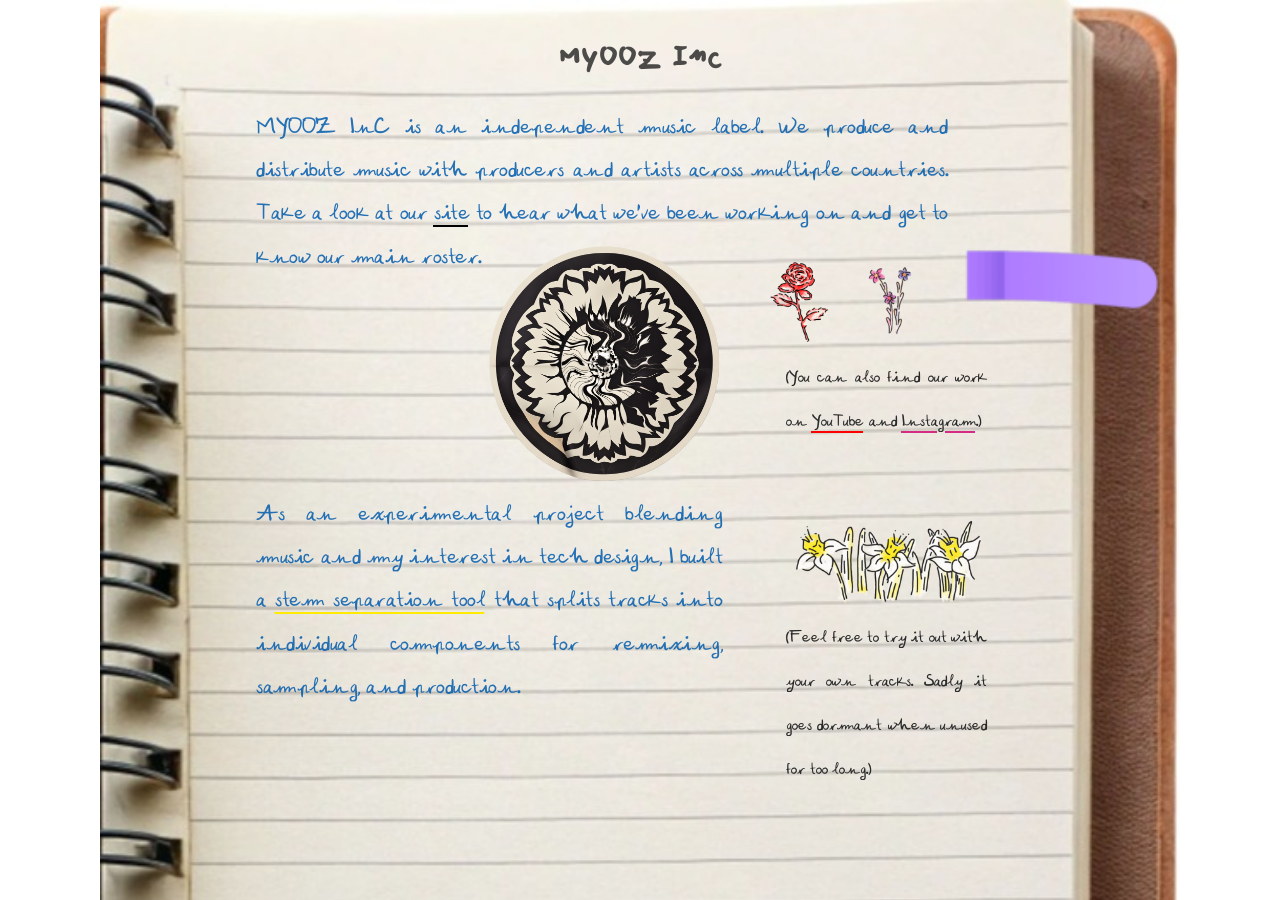
<file: projects/myooz-inc.html>
<!DOCTYPE html>
<html lang="en">
<head>
  <meta charset="UTF-8">
  <meta name="viewport" content="width=device-width, initial-scale=1.0">
  <title>MYOOZ InC</title>
  <link rel="stylesheet" href="style.css">
  <style>
    html, body {
      margin: 0;
      padding: 0;
      width: 100%;
      min-height: auto;
      overflow: auto;
    }
    .canvas {
      position: relative;
      width: 1080px;
      height: 800px;
      margin: 0 auto;
      overflow: hidden;
    }
    .page {
      position: relative;
      min-height: 850px;
    }
    .back-flag {
      position: absolute;
      top: 0;
      left: 0;
      width: 1080px;
      height: 453.6px;
      overflow: hidden;
      z-index: 10;
    }
    .back-flag img {
      width: 1080px;
      height: auto;
    }
    .back-flag a {
      position: absolute;
      top: 255.15px;
      left: 882.14px;
      width: 169.24px;
      height: 45.09px;
    }
    .project-title {
      position: absolute;
      top: 34.5px;
      left: 50%;
      transform: translateX(-50%);
      width: max-content;
      white-space: nowrap;
      font-size: 40px;
      margin: 0;
      text-align: center;
      opacity: 80%;
    }
    #bubble1 {
      position: absolute;
      top: 107px;
      left: -35px;
      width: 692px;
      font-size: 27px;
      text-align: justify;
      letter-spacing: -2.5px;
      word-spacing: 2px;
      color: rgba(0, 91, 172, 0.85);
    }
    #bubble2 {
      position: absolute;
      top: 494px;
      left: -35px;
      width: 466px;
      font-size: 27px;
      text-align: justify;
      letter-spacing: -2.5px;
      word-spacing: 2px;
      color: rgba(0, 91, 172, 0.85);
    }
    #bubble3 {
      position: absolute;      
      top: 357px;
      left: 495px; 
      width: 201px;
      font-size: 20px;
      text-align: justify;
      letter-spacing: -2px;
      word-spacing: 2px;
      line-height: 2.2;
    }

        #bubble4 {
      position: absolute;      
      top: 617px;
      left: 495px; 
      width: 201px;
      font-size: 20px;
      text-align: justify;
      letter-spacing: -2px;
      word-spacing: 1.5px;
      line-height: 2.2;
    }

    .link-button {
      position: absolute;
      display: block;
      cursor: pointer;
      overflow: hidden;
    }
    .link-button img {
      position: absolute;
      display: block;
      max-width: none;
    }
    #linkSite {
      top: 237px; 
      left: 182px;
      width: 264px;
      height: 256px;
    }
    #linkSite img {
      position: absolute;
      display: block;
      width: 100%;
      height: 100%;
      object-fit: contain;
    }
    #linkStemTool {
      top: 513px;  left: 500px; width: 203px;  height: 101px;
    }
    #linkStemTool img {
      width: 800px;
      height: auto;
      left: -400px;
      top: -250px;
      opacity: 85%;
    }
    #linkYouTube {
      top: 260px; left: 465px;  width: 88px;  height: 84px;
    }
    #linkYouTube img {
      position: absolute;
      display: block;
      width: 100%;
      height: 100%;
      object-fit: contain;
    }
    #linkInstagram { 
      top: 260px;  left: 565px; width: 88px;  height: 84px;
    }
    #linkInstagram img {
      width: 760px;
      height: auto;
      left: -380px;
      top: -300px;
      opacity: 85%;
    }

    .hl-site {
      text-decoration: underline;
      text-decoration-color: rgb(135, 189, 42);
      text-decoration-thickness: 2px;
      text-underline-offset: 3px;
    }
    .hl-tool {
      text-decoration: underline;
      text-decoration-color: rgb(255, 234, 4);
      text-decoration-thickness: 2px;
      text-underline-offset: 3px;
    }
    .hl-youtube {
      text-decoration: underline;
      text-decoration-color: rgb(255, 0, 0);
      text-decoration-thickness: 2px;
      text-underline-offset: 3px;
    }
    .hl-instagram {
      text-decoration: underline;
      text-decoration-color: rgb(214, 43, 130);
      text-decoration-thickness: 2px;
      text-underline-offset: 3px;
    }
    .hl-site {
      text-decoration: underline;
      text-decoration-color: rgb(0, 0, 0);
      text-decoration-thickness: 2px;
      text-underline-offset: 3px;
    }
  </style>
</head>
<body>
  <div class="canvas">
    <div class="back-flag">
      <img src="../images/flag-myooz-inc.png" alt="">
      <a href="../index.html#quad4" aria-label="Back to board"></a>
    </div>
    <div class="page">
      <h1 class="project-title">MYOOZ InC</h1>
      <div class="project-body">
        <div class="body-bubble draggable" id="bubble1">MYOOZ InC is an independent music label. We produce and distribute music with producers and artists across multiple countries. Take a look at our <span class="hl-site">site</span> to hear what we’ve been working on and get to know our main roster.
        </div>
        <div class="body-bubble draggable" id="bubble2">As an experimental project blending music and my interest in tech design, I built a <span class="hl-tool">stem separation tool</span> that splits tracks into individual components for remixing, sampling, and production.          
        </div>
        <div class="body-bubble draggable" id="bubble3">(You can also find our work on <span class="hl-youtube">YouTube</span> and <span class="hl-instagram">Instagram</span>.)
              </div> 
          <div class="body-bubble draggable" id="bubble4">(Feel free to try it out with your own tracks. Sadly it goes dormant when unused for too long.)
        </div>
      </div>

      <a class="link-button draggable" id="linkSite" href="https://myoozinc.com" target="_blank" rel="noopener noreferrer" aria-label="Visit MYOOZ InC website">
        <img src="../images/page5-site.PNG" alt="MYOOZ InC">
        <div class="resize-handle"></div>
      </a>
      <a class="link-button draggable" id="linkStemTool" href="https://huggingface.co/spaces/tinahmbuz/audiostems" target="_blank" rel="noopener noreferrer" aria-label="Open stem separation tool">
        <img src="../images/page1-platform.PNG" alt="Stem separation tool">
        <div class="resize-handle"></div>
      </a>
      <a class="link-button draggable" id="linkYouTube" href="https://m.youtube.com/@myoozinc/videos" target="_blank" rel="noopener noreferrer" aria-label="MYOOZ InC on YouTube">
        <img src="../images/page5-youtube-logo.PNG" alt="YouTube">
        <div class="resize-handle"></div>
      </a>
      <a class="link-button draggable" id="linkInstagram" href="https://www.instagram.com/myooz.inc?stkn=MW5ubzYwd3AwcHRxbA==" target="_blank" rel="noopener noreferrer" aria-label="MYOOZ InC on Instagram">
        <img src="../images/slide1-ig-logo.png" alt="Instagram">
        <div class="resize-handle"></div>
      </a>

      <div class="project-links">
        <!-- <a href="#">Further reading link</a> -->
      </div>
    </div>
  </div>

  <script>
    const spiralLeftPages = [
      'livro-povos-originarios.html',
      'book-participation.html',
      'electoral-observation-project.html',
      'myooz-inc.html'
    ];
    const currentPage = window.location.pathname.split('/').pop();
    if (spiralLeftPages.includes(currentPage)) {
      document.body.classList.add('spiral-left');
    } else {
      document.body.classList.add('spiral-right');
    }
  </script>
</body>
</html>
</file>
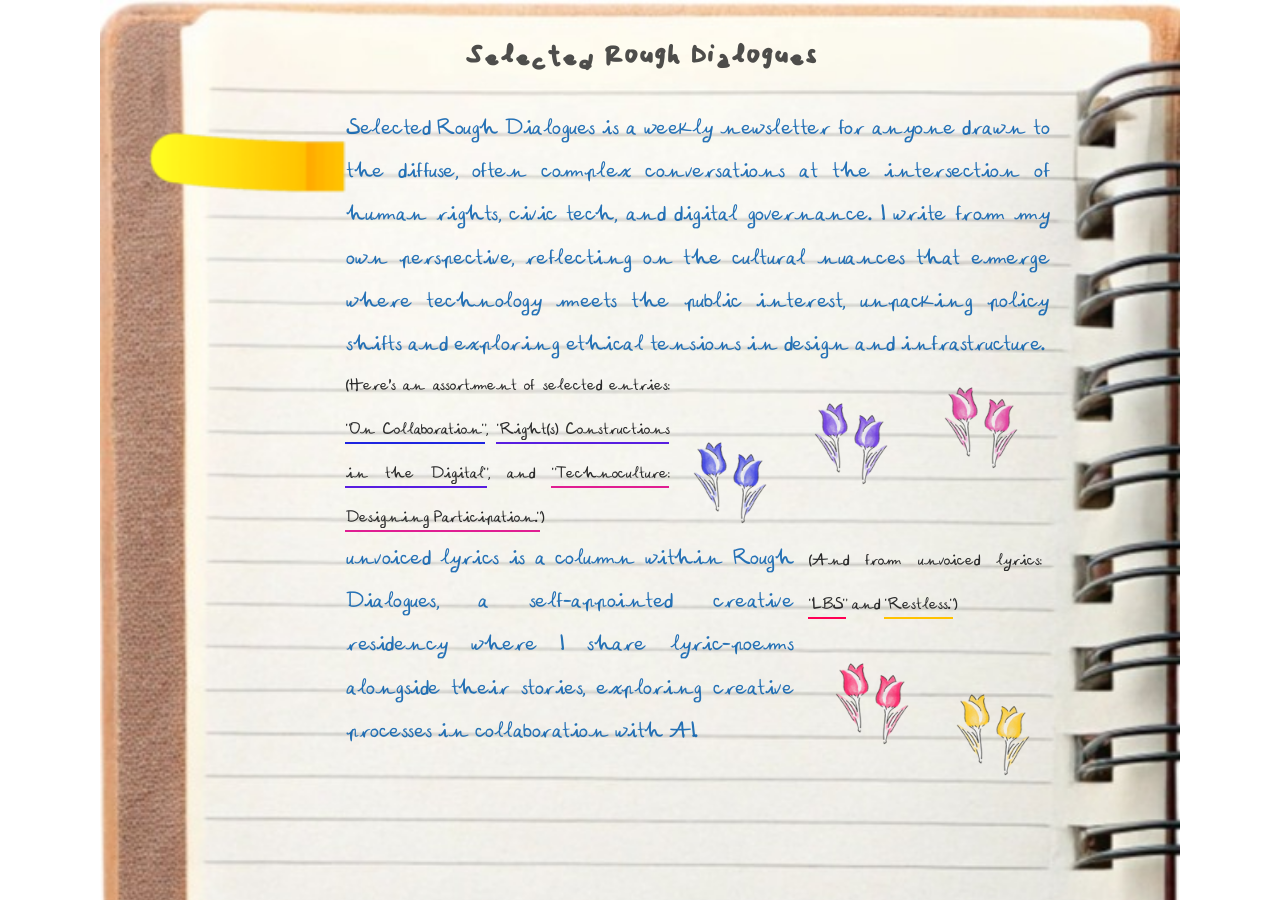
<file: projects/selected-rough-dialogues.html>
<!DOCTYPE html>
<html lang="en">
<head>
  <meta charset="UTF-8">
  <meta name="viewport" content="width=device-width, initial-scale=1.0">
  <title>Selected Rough Dialogues</title>
  <link rel="stylesheet" href="style.css">
  <style>
    html, body {
      margin: 0;
      padding: 0;
      width: 100%;
      min-height: auto;
      overflow: auto;
    }
    .canvas {
      position: relative;
      width: 1080px;
      height: 820px;
      margin: 0 auto;
      overflow: hidden;
    }
    .page {
      position: relative;
      min-height: 850px;
    }
    .back-flag {
      position: absolute;
      top: 0;
      left: 0;
      width: 1080px;
      height: 237.6px;
      overflow: hidden;
      z-index: 10;
    }
    .back-flag img {
      width: 1080px;
      height: auto;
    }
    .back-flag a {
      position: absolute;
      top: 140.29px;
      left: 50.22px;
      width: 194.18px;
      height: 33.26px;
    }
    .project-title {
      position: absolute;
      top: 34.5px;
      left: 50%;
      transform: translateX(-50%);
      width: max-content;
      white-space: nowrap;
      font-size: 40px;
      margin: 0;
      text-align: center;
      opacity: 80%;
    }
    #bubble1 {
      position: absolute;
      left: 55px;
      top: 108px;
      width: 703px;
      font-size: 27px;
      text-align: justify;
      letter-spacing: -2.5px;
      word-spacing: 2px;
      color: rgba(0, 91, 172, 0.85);
    }
    #bubble2 {
      position: absolute;
      left: 55px;
      top: 538px;
      width: 447px;
      font-size: 27px;
      text-align: justify;
      letter-spacing: -2.5px;
      word-spacing: 2px;
      color: rgba(0, 91, 172, 0.85);
    }
    #bubble3 {
      position: absolute;
      left: 55px;
      top: 365px;
      width: 324px;
      font-size: 20px;
      text-align: justify;
      letter-spacing: -2px;
      word-spacing: 2px;
      line-height: 2.2;
    }
    #bubble4 {
      position: absolute;
      left: 518px;
      top: 540px;
      width: 233px;
      font-size: 20px;
      text-align: justify;
      letter-spacing: -2px;
      word-spacing: 2px;
      line-height: 2.2;
    }

    .link-button {
      position: absolute;
      display: block;
      cursor: pointer;
      overflow: hidden;
    }
    .link-button img {
      position: absolute;
      display: block;
      width: 100%;
      height: 100%;
      object-fit: contain;
      opacity: 85%;
    }
    #linkSub1 {
      left: 390px;
      top: 431px;
      width: 100px;
      height: 100px;
    }
    #linkSub2 {
      left: 511px;
      top: 392px;
      width: 100px;
      height: 100px;
    }
    #linkSub3 {
      left: 641px;
      top: 376px;
      width: 100px;
      height: 100px;
    }
    #linkUvl1 {      
      left: 532px;
      top: 652px;
      width: 100px;
      height: 100px;
    }
    #linkUvl2 {
      left: 653px;
      top: 683px;
      width: 100px;
      height: 100px;
    }

    /* Text underlines matched to the flower colors:
       blue = On Collaboration, purple = Right(s) Constructions,
       violet = Technoculture, pink = LBs, yellow = Restless */
    .hl-entry1 {
      border-bottom: 2px solid rgb(30, 37, 224);
      padding-bottom: 2px;
    }
    .hl-entry2 {
      border-bottom: 2px solid rgb(88, 30, 224);
      padding-bottom: 2px;
    }
    .hl-entry3 {
      border-bottom: 2px solid rgb(224, 30, 146);
      padding-bottom: 2px;
    }
    .hl-uvl1 {
      border-bottom: 2px solid rgb(255, 0, 85);
      padding-bottom: 2px;
    }
    .hl-uvl2 {
      border-bottom: 2px solid rgb(255, 194, 0);
      padding-bottom: 2px;
    }
  </style>
</head>
<body>
  <div class="canvas">
    <div class="back-flag">
      <img src="../images/flag-selected-rough-dialogues.png" alt="">
      <a href="../index.html#quad3" aria-label="Back to board"></a>
    </div>
    <div class="page">
      <h1 class="project-title">Selected Rough Dialogues</h1>
      <div class="project-body">
        <div class="body-bubble" id="bubble1">Selected Rough Dialogues is a weekly newsletter for anyone drawn to the diffuse, often complex conversations at the intersection of human rights, civic tech, and digital governance. I write from my own perspective, reflecting on the cultural nuances that emerge where technology meets the public interest, unpacking policy shifts and exploring ethical tensions in design and infrastructure.
        </div>
        <div class="body-bubble" id="bubble2">unvoiced lyrics is a column within Rough Dialogues, a self-appointed creative residency where I share lyric-poems alongside their stories, exploring creative processes in collaboration with AI.
        </div>
          <div class="body-bubble" id="bubble3">(Here's an assortment of selected entries: <span class="hl-entry1">"On Collaboration"</span>, <span class="hl-entry2">"Right(s) Constructions in the Digital"</span>, and <span class="hl-entry3">"Technoculture: Designing Participation."</span>)      </div>     
        <div class="body-bubble" id="bubble4">(And from unvoiced lyrics: <span class="hl-uvl1">"LBS"</span> and <span class="hl-uvl2">"Restless."</span>)
        </div>
      </div>

      <a class="link-button" id="linkSub1" href="https://tinahmb.substack.com/p/on-collaboration-online-encounters?r=5b3vel" target="_blank" rel="noopener noreferrer" aria-label="On Collaboration">
        <img src="../images/page4-sub1.PNG" alt="On Collaboration">
      </a>
      <a class="link-button" id="linkSub2" href="https://tinahmb.substack.com/p/right-constructions-in-the-digital?r=5b3vel" target="_blank" rel="noopener noreferrer" aria-label="Right(s) Constructions in the Digital">
        <img src="../images/page4-sub2.PNG" alt="Right(s) Constructions in the Digital">
      </a>
      <a class="link-button" id="linkSub3" href="https://tinahmb.substack.com/p/technoculture-designing-participation" target="_blank" rel="noopener noreferrer" aria-label="Technoculture: Designing Participation">
        <img src="../images/page4-sub3.PNG" alt="Technoculture: Designing Participation">
      </a>
      <a class="link-button" id="linkUvl1" href="https://tinahmb.substack.com/p/unvoiced-lyrics-lbs" target="_blank" rel="noopener noreferrer" aria-label="Unvoiced Lyrics: LBs">
        <img src="../images/page4-uvl1.PNG" alt="Unvoiced Lyrics: LBs">
      </a>
      <a class="link-button" id="linkUvl2" href="https://tinahmb.substack.com/p/unvoiced-lyrics-restless" target="_blank" rel="noopener noreferrer" aria-label="Unvoiced Lyrics: Restless">
        <img src="../images/page4-uvl2.PNG" alt="Unvoiced Lyrics: Restless">
      </a>

      <div class="project-links">
        <!-- <a href="#">Further reading link</a> -->
      </div>
    </div>
  </div>

  <script>
    const spiralLeftPages = [
      'livro-povos-originarios.html',
      'book-participation.html',
      'electoral-observation-project.html',
      'myooz-inc.html'
    ];
    const currentPage = window.location.pathname.split('/').pop();
    if (spiralLeftPages.includes(currentPage)) {
      document.body.classList.add('spiral-left');
    } else {
      document.body.classList.add('spiral-right');
    }
  </script>
</body>
</html>
</file>
<file: projects/style.css>
/* ==========================================================================
   FONT DEFINITIONS
   ========================================================================== */
@font-face {
  font-family: 'BoldMoldHandwriting';
  src: url('../fonts/BoldMoldHandwriting-Regular.ttf') format('truetype');
  font-weight: normal;
  font-style: normal;
}

@font-face {
  font-family: 'Handwriting2';
  src: url('../fonts/Handwriting2-Regular.ttf') format('truetype');
  font-weight: normal;
  font-style: normal;
}

@font-face {
  font-family: 'Handwriting2Extra';
  src: url('../fonts/Handwriting2_extra-Regular.ttf') format('truetype');
  font-weight: normal;
  font-style: normal;
  font-display: swap;
}

/* ==========================================================================
   GLOBAL STYLES
   ========================================================================== */
html, body {
  margin: 0;
  padding: 0;
  overflow: auto;
}

body {
  background-size: 1080px auto;
  background-position: top center;
  background-repeat: no-repeat;
  background-attachment: scroll;
  /* Sets body text to use Handwriting2, with Handwriting2Extra as character fallback */
  font-family: 'Handwriting2', 'Handwriting2Extra', cursive, sans-serif;
  color: #2a2a2a;
}

/* Notebook Spiral Backgrounds */
body, body.spiral-right {
  background-image: url('../images/notebook-spiral-right.png');
}

body.spiral-left {
  background-image: url('../images/notebook-spiral-left.png');
}

a {
  -webkit-tap-highlight-color: transparent;
  outline: none;
}

/* ==========================================================================
   PAGE LAYOUT & TYPOGRAPHY
   ========================================================================== */
.canvas {
  position: relative;
  width: 1080px;
  height: 1080px;
  margin: 0 auto;
  overflow: hidden;
}

.page {
  max-width: 700px;
  margin: 0 auto;
  padding: 90px 40px 60px;
  box-sizing: border-box;
}

/* Title Uses 'BoldMoldHandwriting' */
.project-title {
  font-family: 'BoldMoldHandwriting', cursive, sans-serif;
  font-size: 44px;
  margin-bottom: 8px;
  color: #222;
}

.project-subtitle {
  font-size: 20px;
  opacity: 0.7;
  margin-bottom: 40px;
}

/* Body Text Containers */
.project-body,
.body-bubble {
  font-family: 'Handwriting2', 'Handwriting2Extra', cursive, sans-serif;
  font-size: 18px;
  line-height: 1.6;
}

.body-bubble {
  margin: 0 0 24px 0;
}

.body-bubble:last-child {
  margin-bottom: 0;
}

.project-links {
  margin-top: 40px;
  display: flex;
  flex-direction: column;
  gap: 10px;
}

.project-links a {
  color: #2a2a2a;
  font-size: 17px;
}

/* ==========================================================================
   BACK FLAG OVERLAY (default/shared — pages with their own .back-flag
   override in their inline <style> take precedence over this)
   ========================================================================== */
.back-flag {
  position: absolute;
  top: 0;
  left: 0;
  width: 770px;
  height: 1048.3px;
  pointer-events: none;
  z-index: 10;
}

.back-flag img {
  position: absolute;
  inset: 0;
  width: 100%;
  height: 100%;
  display: block;
}

.back-flag a {
  position: absolute;
  display: block;
  pointer-events: auto;
  cursor: pointer;
}
</file>
